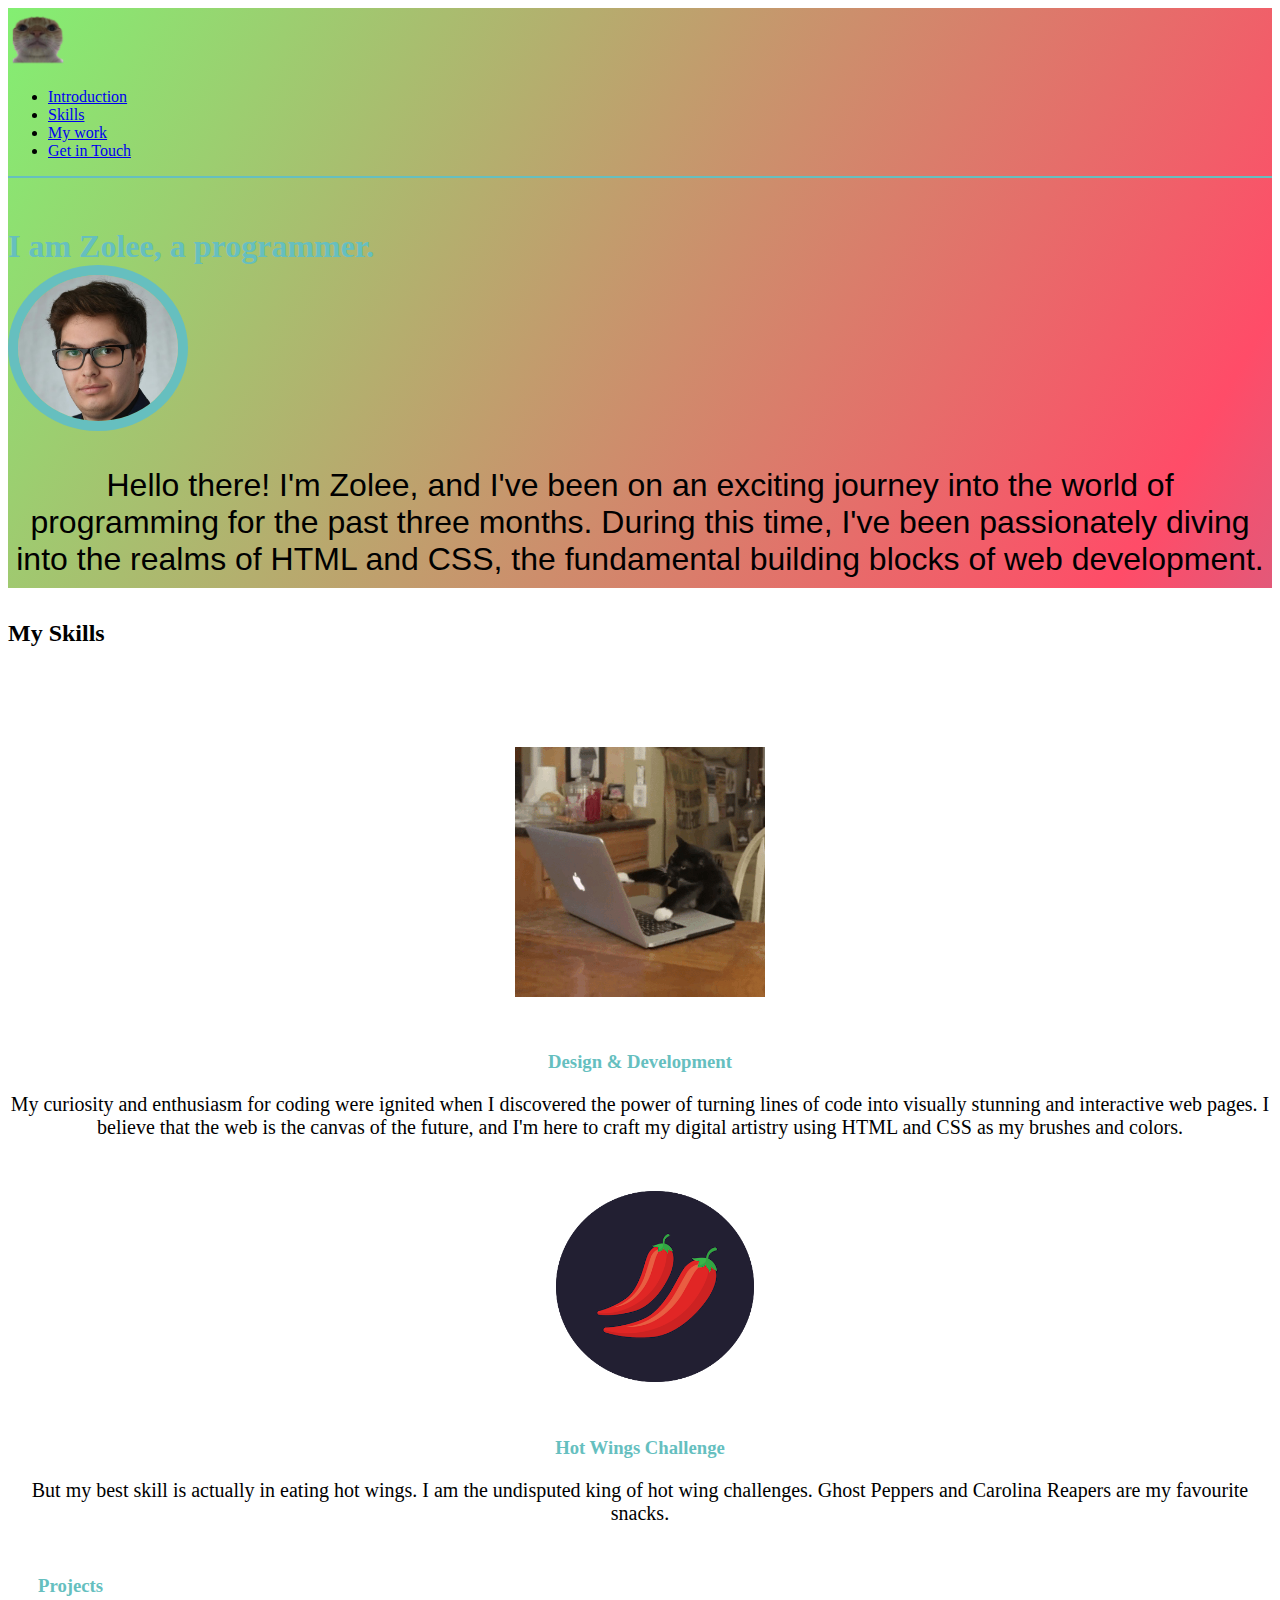
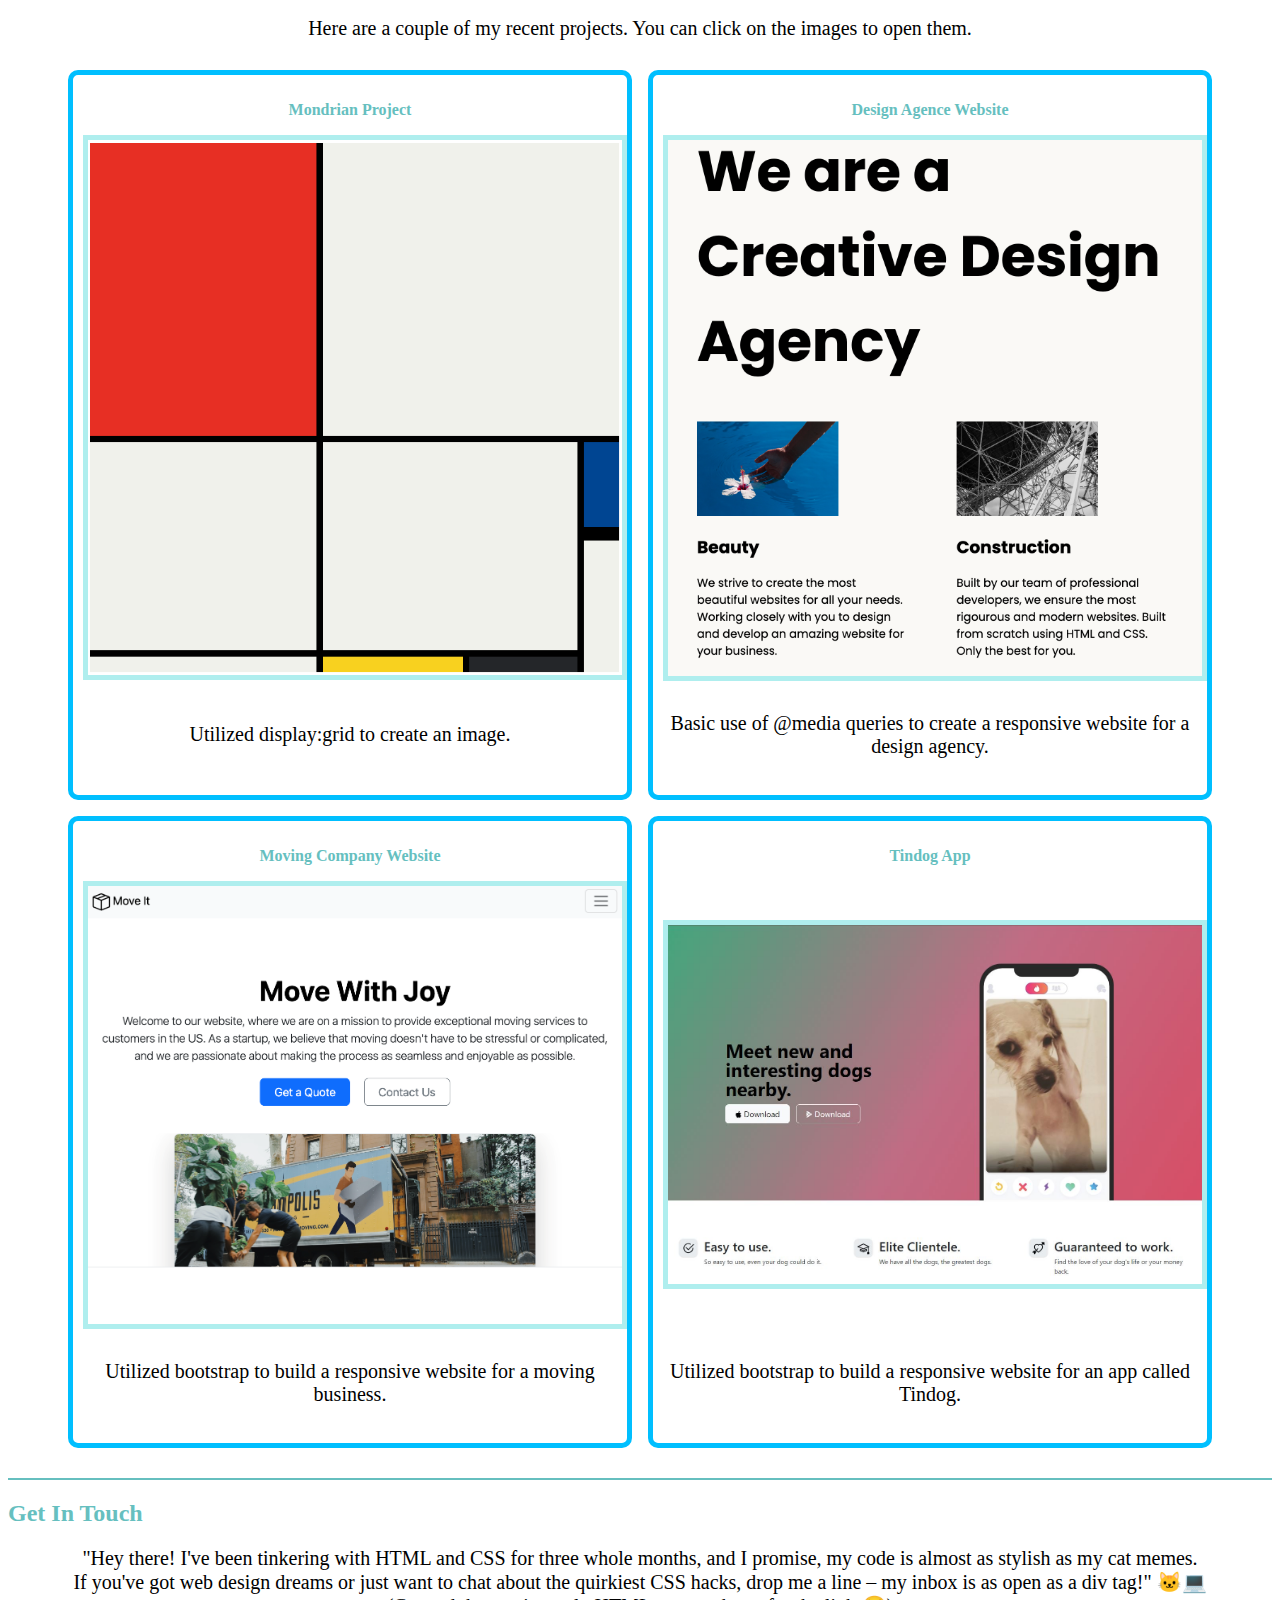
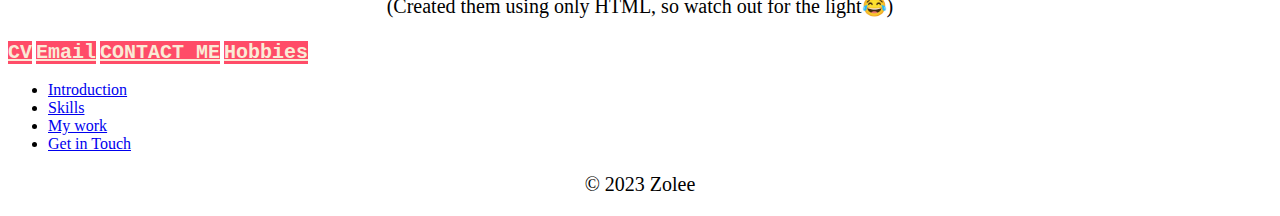
<file: index.html>
<!DOCTYPE html>
<html lang="en" data-bs-theme="dark">
<head>
    <meta charset="UTF-8">
    <meta name="viewport" content="width=device-width, initial-scale=1.0">
    <title>Project</title>
    <link href="https://cdn.jsdelivr.net/npm/bootstrap@5.3.2/dist/css/bootstrap.min.css" rel="stylesheet" 
    integrity="sha384-T3c6CoIi6uLrA9TneNEoa7RxnatzjcDSCmG1MXxSR1GAsXEV/Dwwykc2MPK8M2HN" crossorigin="anonymous">
    <link rel="stylesheet" href="./style.css">
</head>
<body>
  <section class="gradient-background">
  <div class="container">
    <div class="d-flex flex-wrap align-items-center justify-content-center justify-content-lg-start">
    <img src="./assets/image/cat.png" alt="Cat" height="60px">
      <ul class="nav col-12 col-lg-auto me-lg-auto mb-2 justify-content-center mb-md-0">
        <li><a href="#" class="nav-link px-2 text-white bold header">Introduction</a></li>
        <li><a href="#My-Skills" class="nav-link px-2 text-white header">Skills</a></li>
        <li><a href="#My-Works" class="nav-link px-2 text-white header">My work</a></li>
        <li><a href="#Contact" class="nav-link px-2 text-white header">Get in Touch</a></li>
      </ul>
    </div>
  </div>
  <hr/>


    
    <div class=" introduction px-4 pb-2 text-center">
        <h1 class="display-5 fw-bold">I am Zolee, a programmer.</h1>
        <img class="d-block mx-auto my-4 me" src="./assets/image/me.jpg" alt="Me">
        <div class="col-lg-6 mx-auto">
          <p class="introduction-p lead mb-4">Hello there! I'm Zolee, and I've been on an exciting journey into the world of programming for the past three months. During this time, I've been passionately diving into the realms of HTML and CSS, the fundamental building blocks of web development.</p>
        </div>
      </div>
    </section>
    
      <div class="skills" id="My-Skills">
        <h2 class="text-center py-4">My Skills</h2>
        <div class="parent">
          <div class="typing">
            <img class="cat" src="./assets/image/cat-typing.gif" alt="typing cat">
          </div>
          <div class="coding">
            <h3>Design & Development</h3>
            <p>My curiosity and enthusiasm for coding were ignited when I discovered the power of turning lines of code into visually stunning and interactive web pages. I believe that the web is the canvas of the future, and I'm here to craft my digital artistry using HTML and CSS as my brushes and colors.</p>
          </div>
          <div class="chillies">
            <img class="chilli-img" src="./assets/image/chillies.png" alt="chillies-img">
          </div>
          <div class="hot-wings">
            <h3>Hot Wings Challenge</h3>
            <p>But my best skill is actually in eating hot wings. I am the undisputed king of hot wing challenges.
              Ghost Peppers and Carolina Reapers are my favourite snacks.</p>
          </div>
        </div>
          
          <div class="containers projects" id="My-Works">
            <h3>Projects</h3>
            <p>Here are a couple of my recent projects. You can click on the images to open them.</p>
            <div class="project-table">
              <div class="project one">
                <h4>Mondrian Project</h4>
              <a href="./assets/Mondrian Project/index.html">  <img src="./assets/image/Mondrian.png" alt="Mondrian Image" width="100px"> </a>
                <p class="sizing">Utilized display:grid to create an image.</p>
              </div>
              <div class="project two">
                <h4>Design Agence Website</h4>
              <a href="./assets/Agency Project/index.html">  <img src="./assets/image/Design Agency Website.png" alt="Design Agency website" width="100px"> </a>
                <p class="sizing">Basic use of @media queries to create a responsive website for a design agency.</p>
              </div>
              <div class="project three">
                <h4>Moving Company Website</h4>
              <a href="./assets/Move With Joy/index.html">  <img src="./assets/image/Moving Company Website.png" alt="Design Moving Company website" width="100px"> </a>
                <p class="sizing">Utilized bootstrap to build a responsive website for a moving business.</p>
              </div>
              <div class="project four">
                <h4>Tindog App</h4>
              <a href="./assets/Tindog/index.html">  <img src="./assets/image/tindog.jpg" alt="Design Tindog website" width="100px"> </a>
                <p class="sizing">Utilized bootstrap to build a responsive website for an app called Tindog.</p>
              </div>
            </div>
          </div>
  
        <hr/>
        <div class="contact-me text-center pt-5 pb-3" id="Contact">
          <h2><span style="color:#66bfbf;">Get In Touch</span></h2>
          <p class="contact-message">
            "Hey there! I've been tinkering with HTML and CSS for three whole months, and I promise, my code is almost as stylish as my cat memes.<br/>
            If you've got web design dreams or just want to chat about the quirkiest CSS hacks, drop me a line – my inbox is as open as a div tag!" 🐱💻<br/>
            (Created them using only HTML, so watch out for the light😂)</p>
            <a class="btn buttonplacement" href="./assets/CV.html">ㅤCVㅤ</a>
          <a class="btn buttonplacement" href="mailto:zoltankozma10@gmail.com">Email</a>
          <a class="btn buttonplacement" href="./assets/Contact.html">CONTACT ME</a>
          <a class="btn buttonplacement" href="./assets/Hobbies.html">Hobbies</a>
        </div>
      </div>


      <div class="footer">
        <footer class="pt-3 mt-4">
          <ul class="nav justify-content-center border-bottom pb-3 mb-3">
            <li class="nav-item"><a href="#" class="nav-link px-2 text-body-secondary">Introduction</a></li>
            <li class="nav-item"><a href="#My-Skills" class="nav-link px-2 text-body-secondary">Skills</a></li>
            <li class="nav-item"><a href="#My-Works" class="nav-link px-2 text-body-secondary">My work</a></li>
            <li class="nav-item"><a href="#Contact" class="nav-link px-2 text-body-secondary">Get in Touch</a></li>
          </ul>
          <p class="text-center text-body-secondary">© 2023 Zolee</p>
        </footer>
      </div>
</body>
</html>
</file>
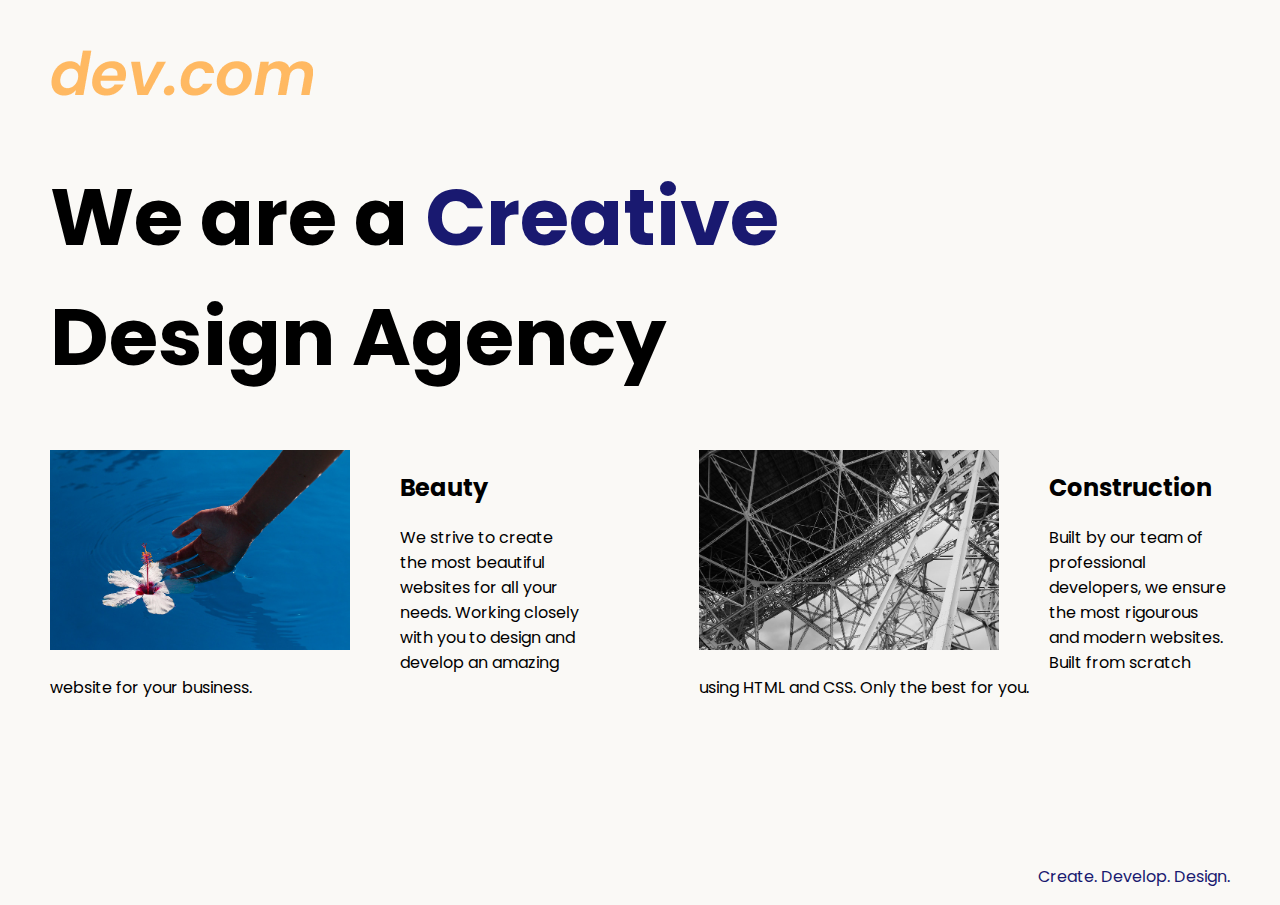
<file: assets/Agency Project/index.html>
<!DOCTYPE html>
<html lang="en">

<head>
  <meta charset="UTF-8">
  <meta name="viewport" content="width=device-width, initial-scale=1.0">
  <title>Agency</title>
  <link rel="stylesheet" href="./style.css">
  <link rel="preconnect" href="https://fonts.googleapis.com">
  <link rel="preconnect" href="https://fonts.gstatic.com" crossorigin>
  <link href="https://fonts.googleapis.com/css2?family=Poppins:wght@400;700&display=swap" rel="stylesheet">
</head>

<body>
  <div class="main">
    <img class="logo" src="./assets/images/logo.png" alt="logo">
    <h1>We are a <span style="color: midnightblue;">Creative</span> <br/>Design Agency</h1>
    <div class="left card"><img class="tile-image" src="./assets/images/beautiful.jpg" alt="hand and flower in water">
      <h2 class="card-title">Beauty</h2>
      <p class="card-text">We strive to create the most beautiful websites for all your needs. Working closely with you
        to
        design and
        develop an amazing website for your business.</p>
    </div>

    <div class="right card"><img class="tile-image" src="./assets/images/construction.jpg" alt="metal structure">
      <h2 class="card-title">Construction</h2>
      <p>Built by our team of professional developers, we ensure the most rigourous and modern websites. Built from
        scratch using HTML and CSS. Only the best for you.</p>
    </div>

  </div>
  <footer>
    <p>Create. Develop. Design.</p>
  </footer>
</body>

</html>
</file>
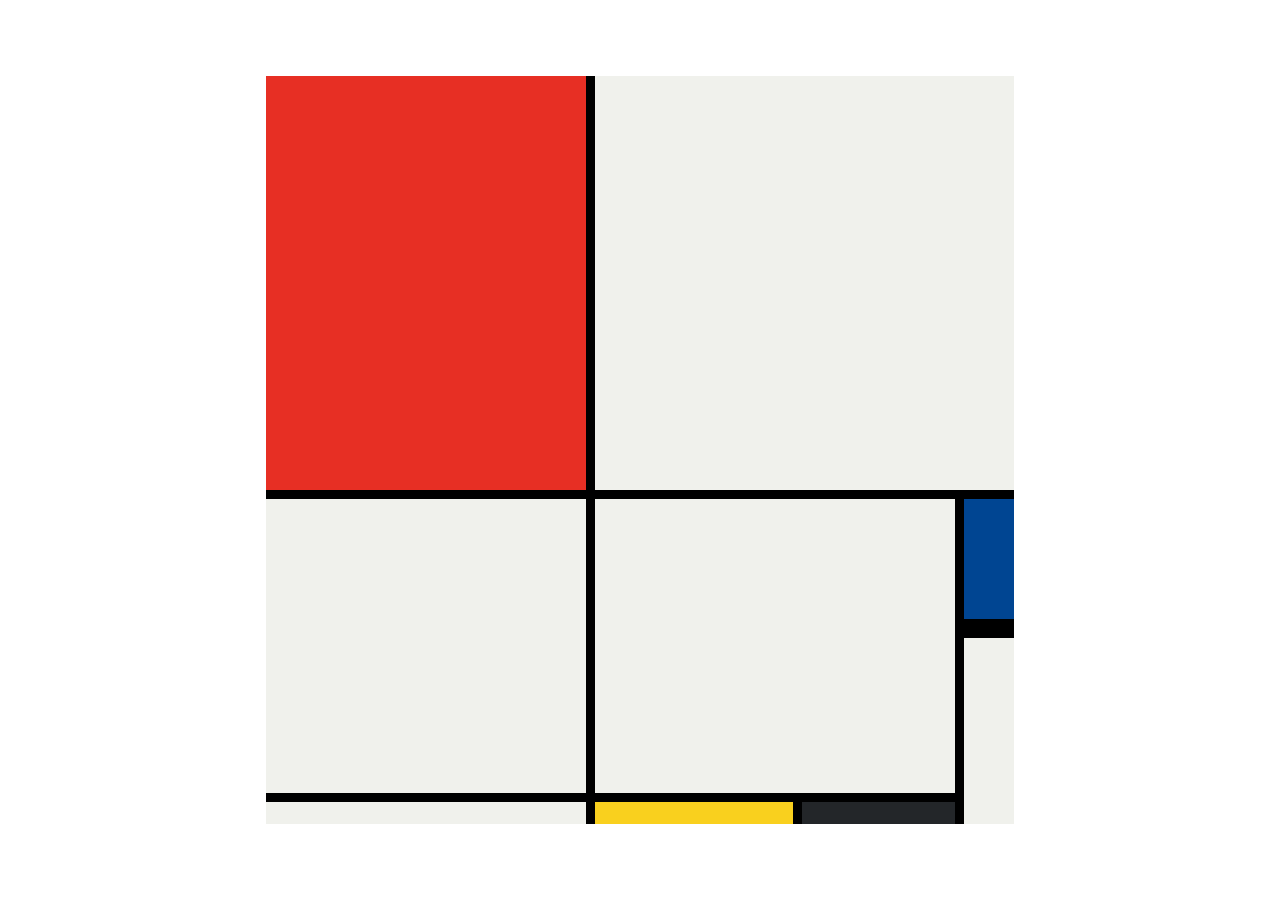
<file: assets/Mondrian Project/index.html>
<!DOCTYPE html>
<html lang="en">

<head>
  <meta charset="UTF-8">
  <meta name="viewport" content="width=device-width, initial-scale=1.0">
  <title>Mondrian Project</title>
  <style>
    /* 
    Write your CSS here 
    Gap Colour: #000
    White: #F0F1EC
    Red: #E72F24
    Black: #232629
    Blue: #004592
    Yellow: #F9D01E
    For dimensions, see dimensions.png image.
    HINT: Remember you can't change the properties of grid lines.
    But grid lines are transparent!
    */
    body{
      display: flex;
      justify-content: center;
      align-items: center;
      height: 100vh;
      margin: 0;
      padding: 0;
    }
    .container{
      background-color: black;
      height: 748px;
      width: 748px;
      display: grid;
      gap:9px;
      grid-template-rows: 414px 130px 155px 22px;
      grid-template-columns: 320px 198px 153px 50px;
    }
    .item{
      background-color:#F0F1EC;
    }
    .red{
      background-color: #E72F24;
    }
    .white1{
      grid-column: span 3;
    }
    .white2{
      grid-row: span 2;
    }
    .white3{
      grid-area: 2/2/4/4;
    }
    .blue{
      background-color: #004592;
      border-bottom: 10px solid black;
    }
    .white4{
      grid-row: span 2;
    }
    .yellow{
      background-color: #F9D01E;
    }
    .black{
      background-color: #232629;
    }
  </style>
</head>

<body>
  <!-- Write your HTML here -->
  <div class="container">
    <div class="item red" ></div>
    <div class="item white1" ></div>
    <div class="item white2" ></div>
    <div class="item white3" ></div>
    <div class="item blue" ></div>
    <div class="item white4" ></div>
    <div class="item white5" ></div>
    <div class="item yellow" ></div>
    <div class="item black" ></div>
  </div>

</body>

</html>
</file>
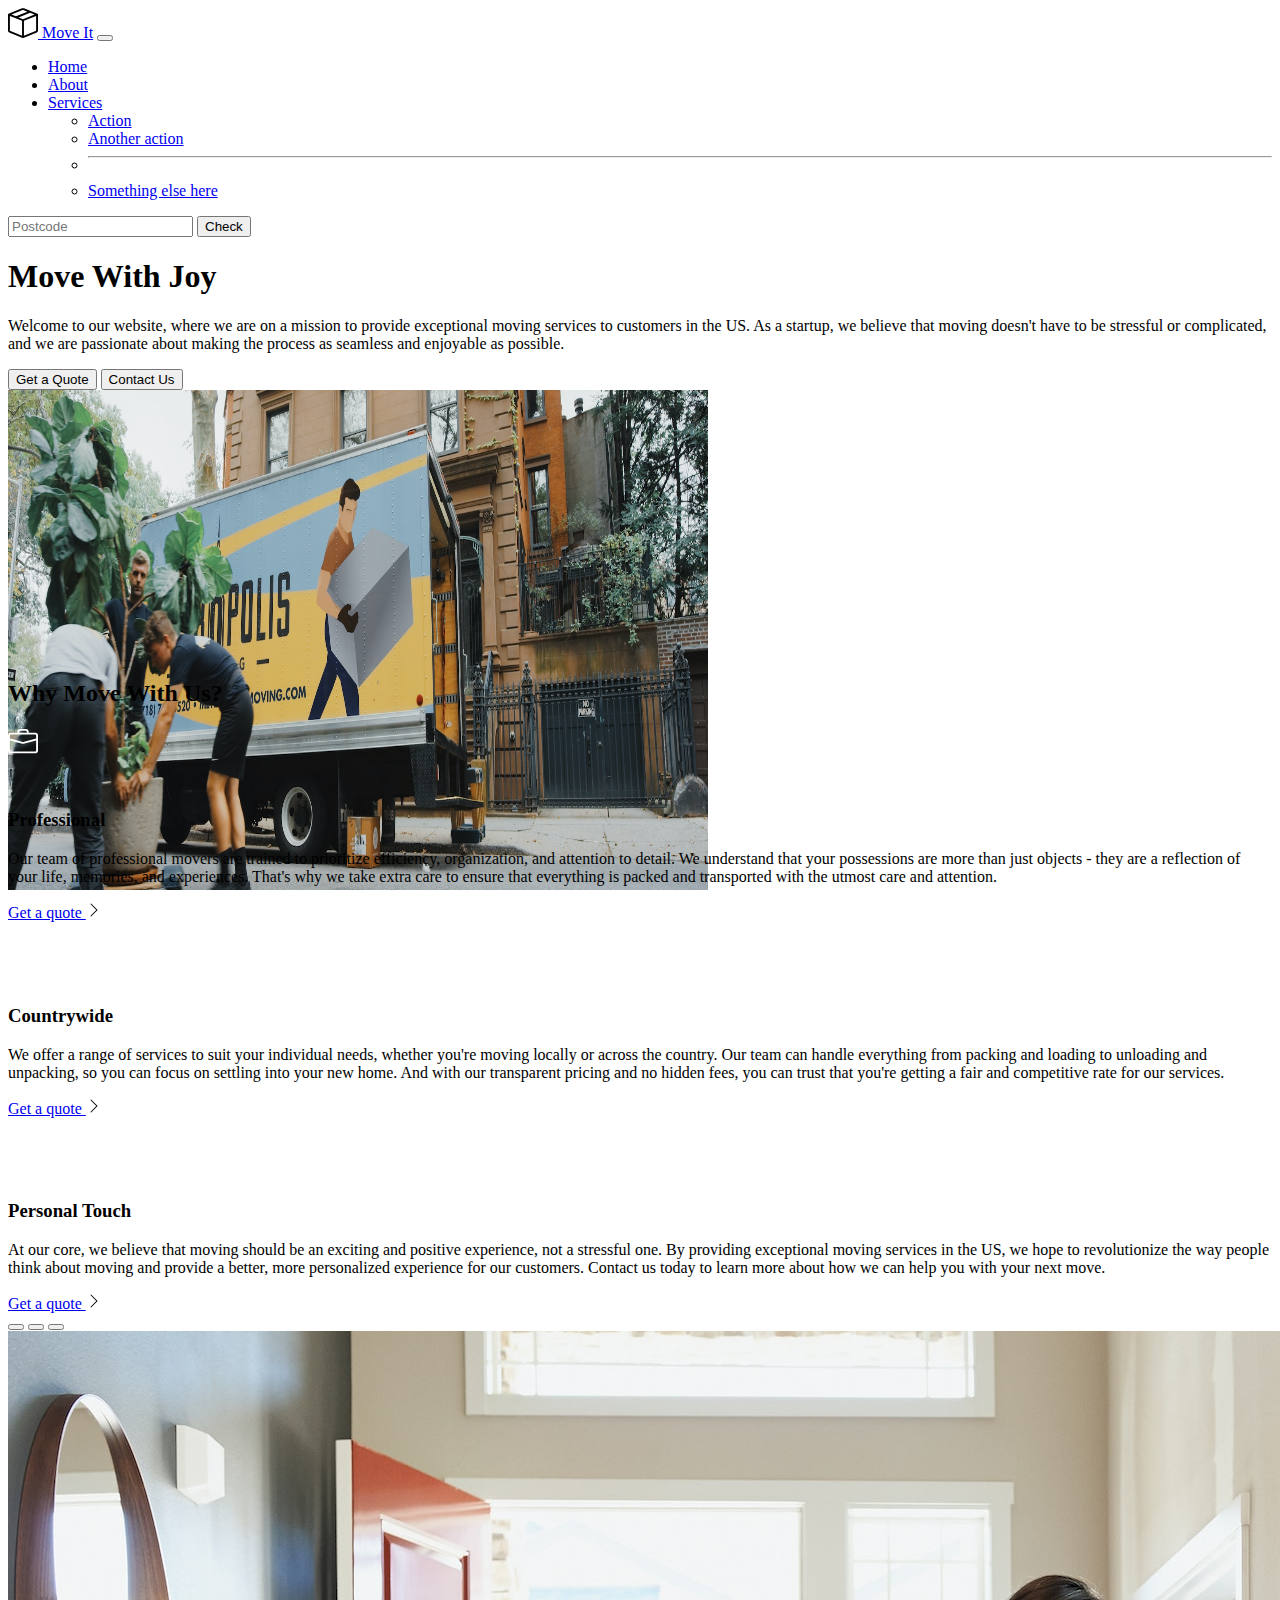
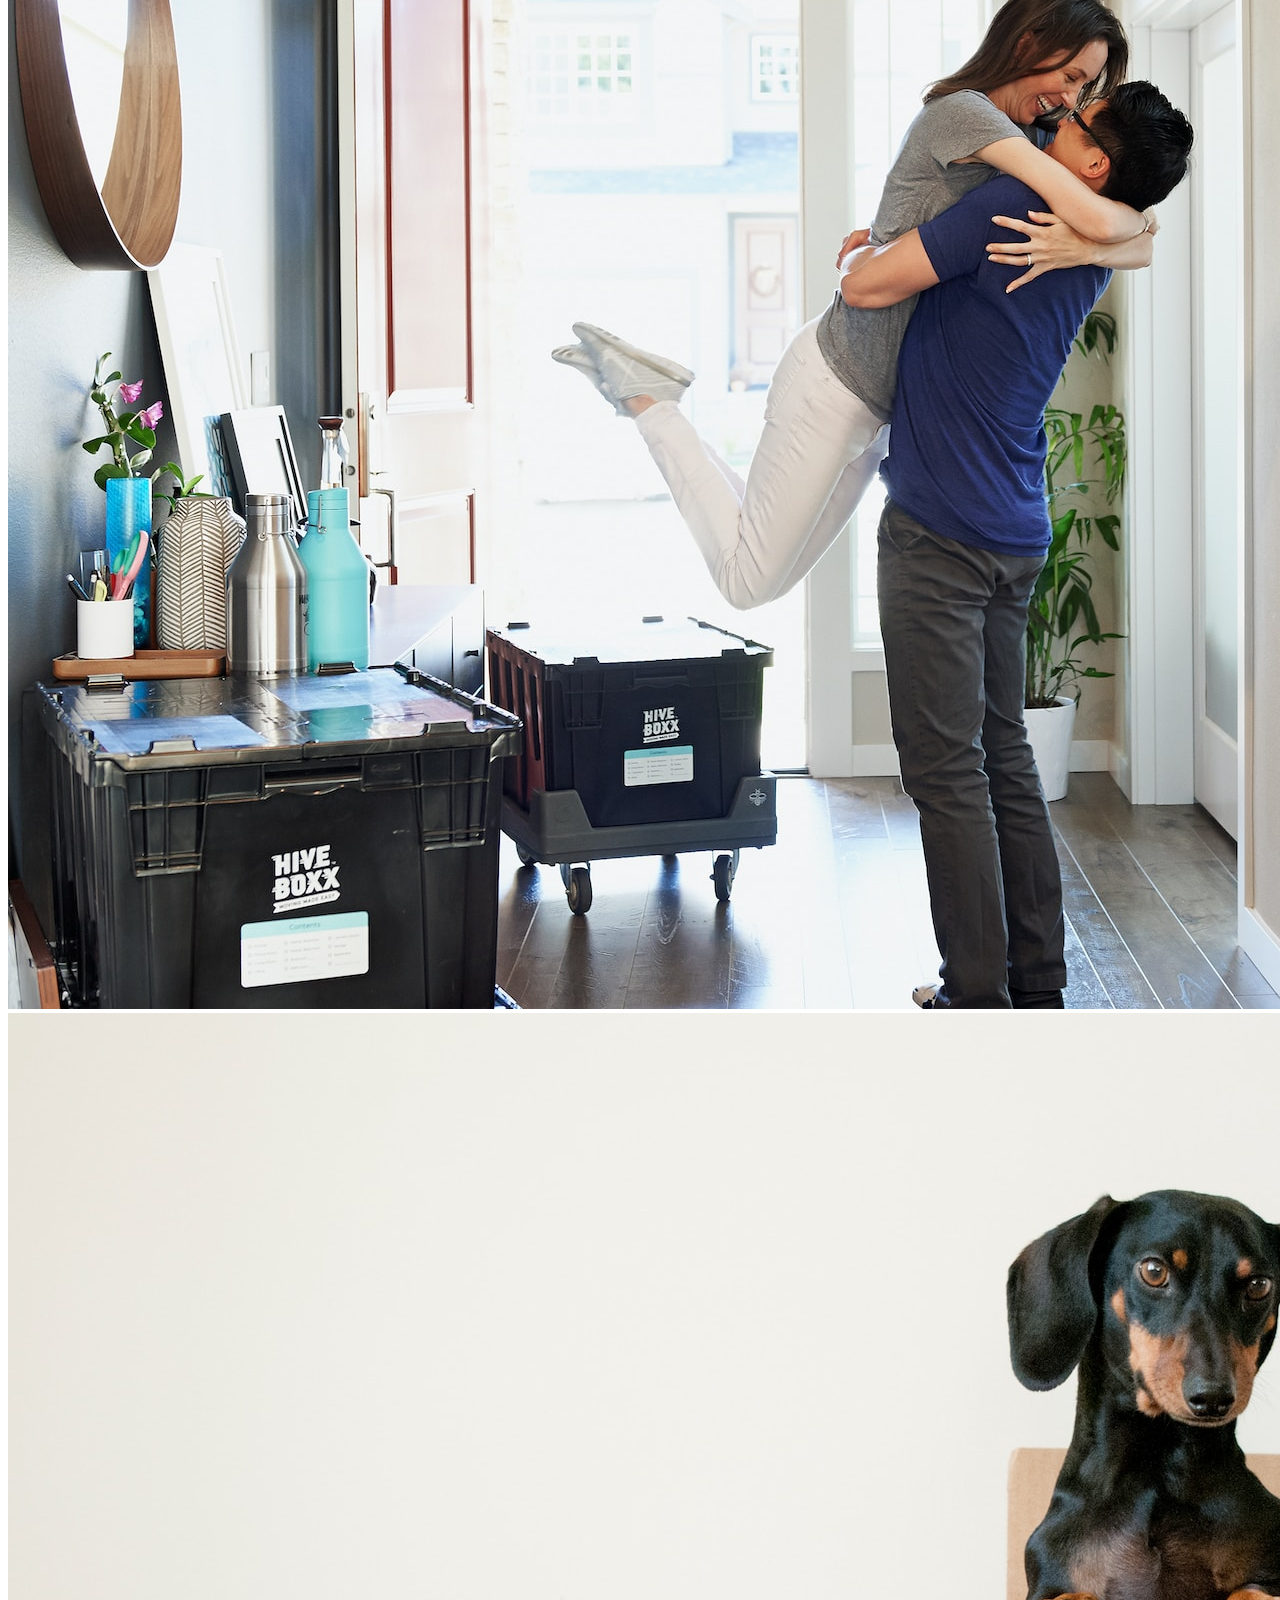
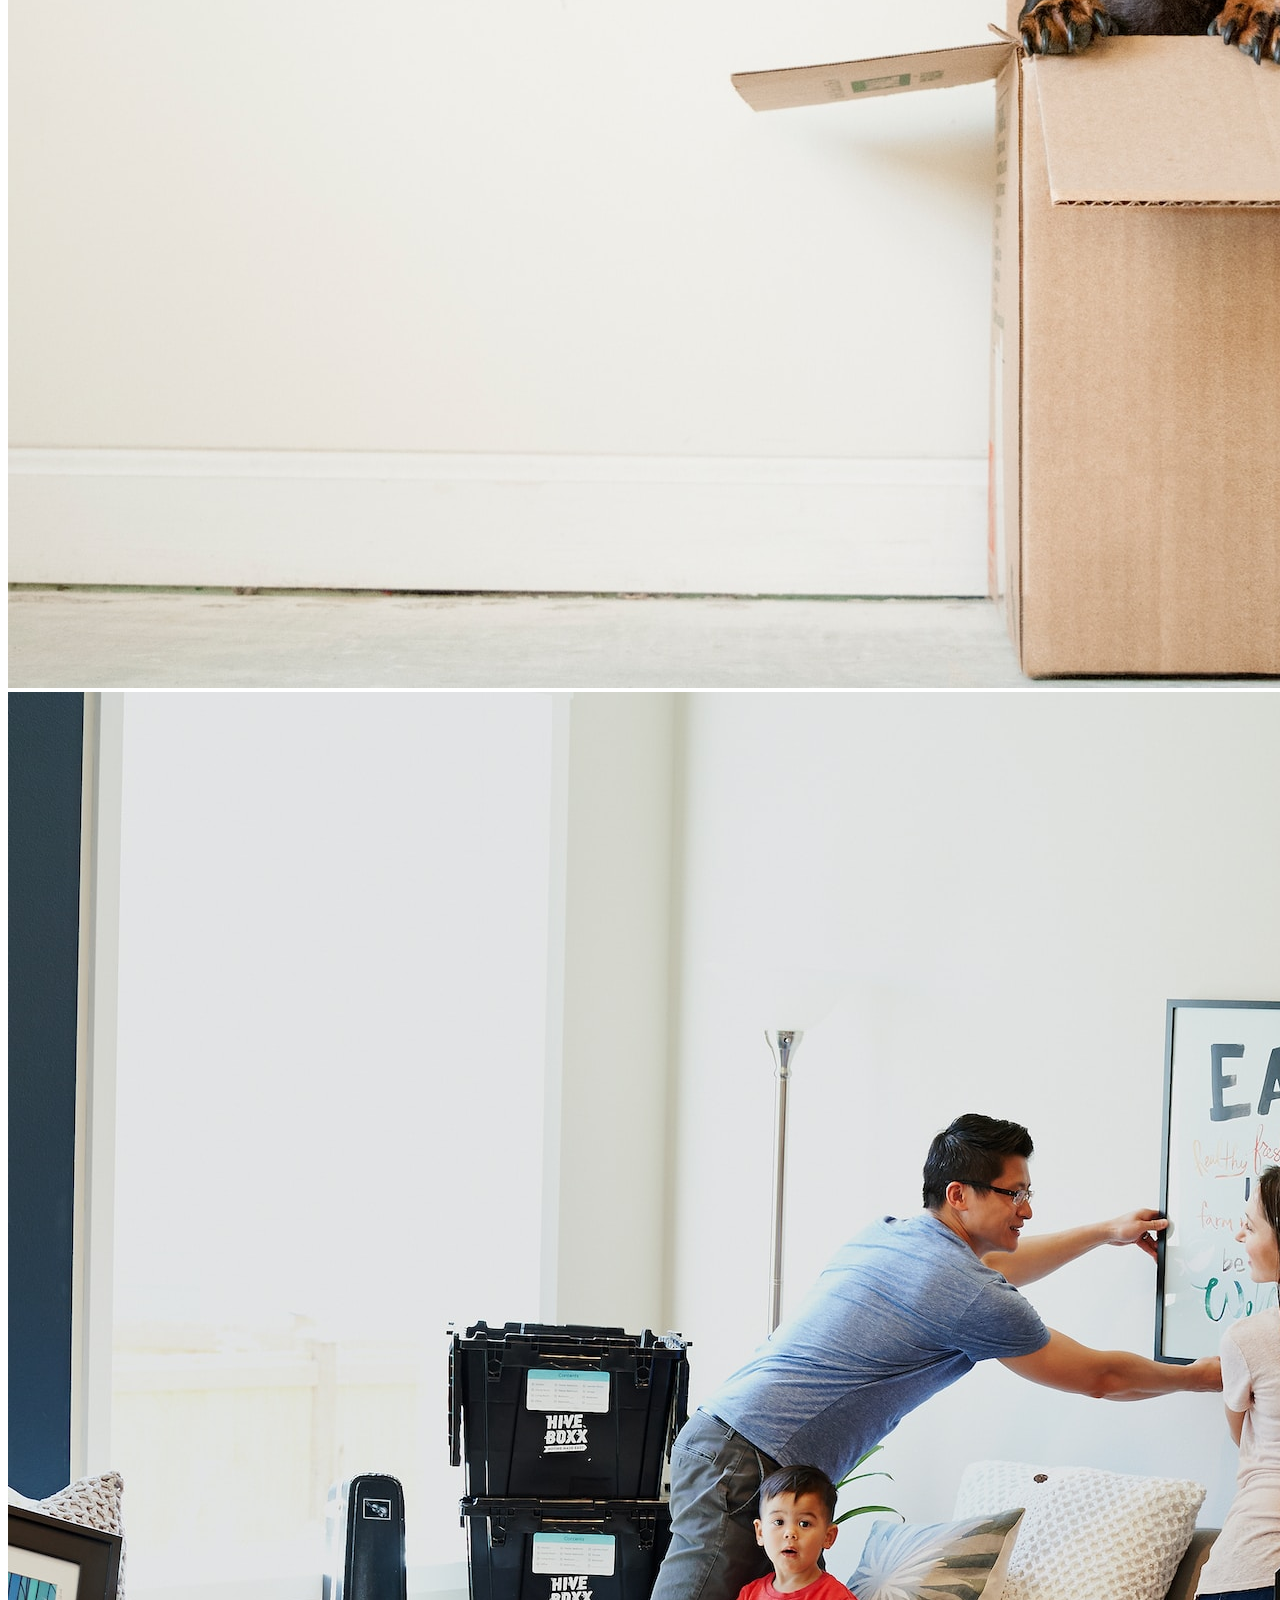
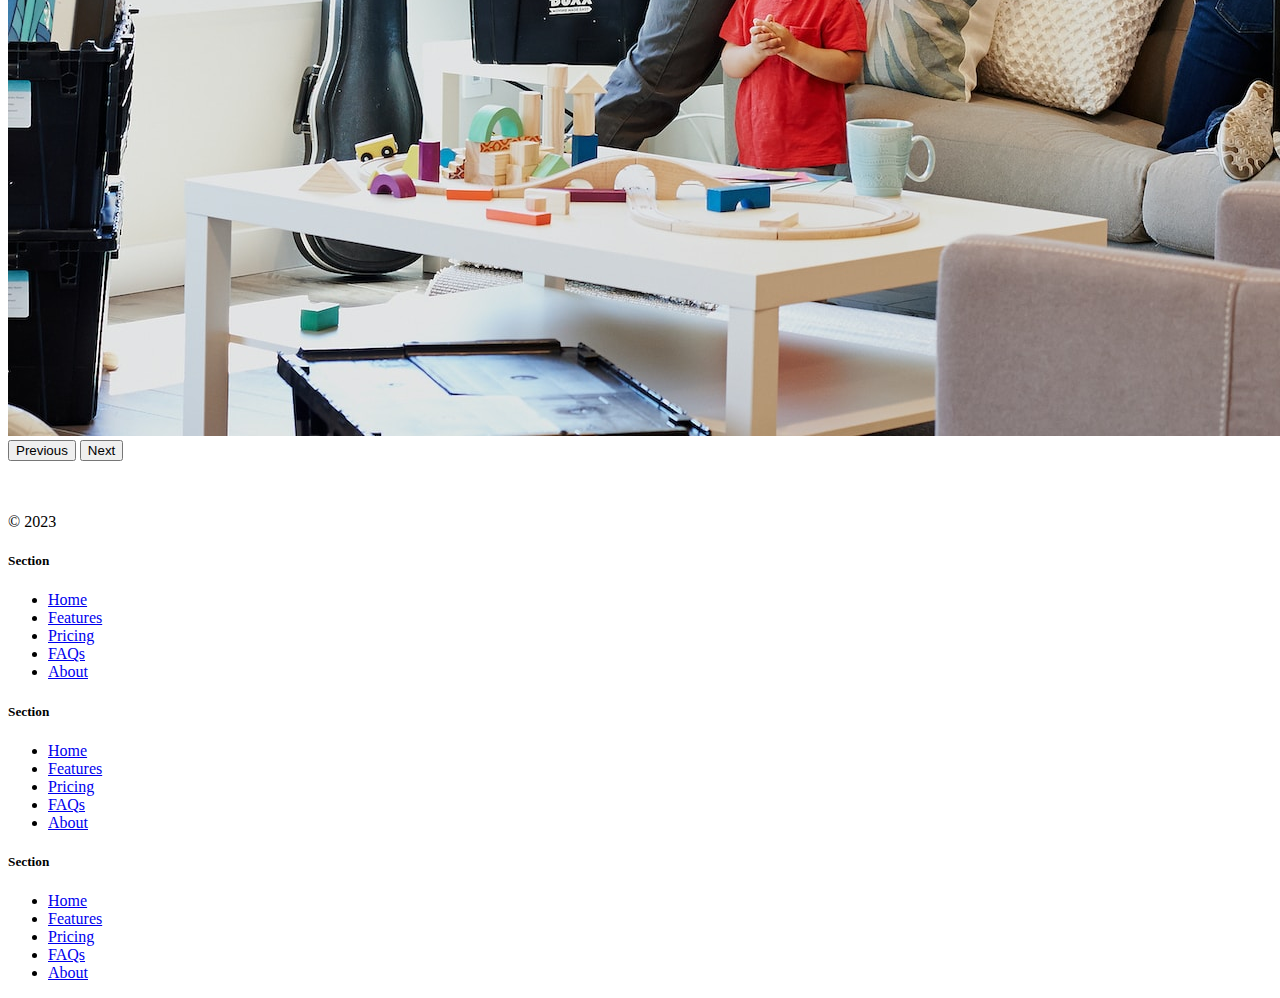
<file: assets/Move With Joy/index.html>
<!DOCTYPE html>
<html lang="en" data-bs-theme="dark">

<head>
  <meta charset="UTF-8">
  <meta name="viewport" content="width=device-width, initial-scale=1.0">
  <title>Bootstrap Components</title>
  <link href="https://cdn.jsdelivr.net/npm/bootstrap@5.3.0-alpha2/dist/css/bootstrap.min.css" rel="stylesheet"
    integrity="sha384-aFq/bzH65dt+w6FI2ooMVUpc+21e0SRygnTpmBvdBgSdnuTN7QbdgL+OapgHtvPp" crossorigin="anonymous">
  <style>
    .feature-icon {
      width: 4rem;
      height: 4rem;
      border-radius: .75rem;
}
  </style>
</head>

<body>
  <nav class="navbar navbar-expand-lg bg-body-tertiary">
    <div class="container-fluid">
      <a class="navbar-brand" href="#"> <img src="./box-seam.svg" alt="box" height="30px"> Move It</a>
      <button class="navbar-toggler" type="button" data-bs-toggle="collapse" data-bs-target="#navbarSupportedContent" aria-controls="navbarSupportedContent" aria-expanded="false" aria-label="Toggle navigation">
        <span class="navbar-toggler-icon"></span>
      </button>
      <div class="collapse navbar-collapse" id="navbarSupportedContent">
        <ul class="navbar-nav me-auto mb-2 mb-lg-0">
          <li class="nav-item">
            <a class="nav-link active" aria-current="page" href="#">Home</a>
          </li>
          <li class="nav-item">
            <a class="nav-link" href="#">About</a>
          </li>
          <li class="nav-item dropdown">
            <a class="nav-link dropdown-toggle" href="#" role="button" data-bs-toggle="dropdown" aria-expanded="false">
              Services
            </a>
            <ul class="dropdown-menu">
              <li><a class="dropdown-item" href="#">Action</a></li>
              <li><a class="dropdown-item" href="#">Another action</a></li>
              <li><hr class="dropdown-divider"></li>
              <li><a class="dropdown-item" href="#">Something else here</a></li>
            </ul>
          </li>
        </ul>
        <form class="d-flex" role="search">
          <input class="form-control me-2" type="search" placeholder="Postcode" aria-label="Search">
          <button class="btn btn-outline-success" type="submit">Check</button>
        </form>
      </div>
    </div>
  </nav>

  <div class="px-4 pt-5 my-5 text-center border-bottom">
    <h1 class="display-4 fw-bold text-body-emphasis">Move With Joy</h1>
    <div class="col-lg-6 mx-auto">
      <p class="lead mb-4">Welcome to our website, where we are on a mission to provide exceptional moving services to customers in the US. 
        As a startup, we believe that moving doesn't have to be stressful or complicated, and we are passionate about making the process as seamless and enjoyable as possible.</p>
      <div class="d-grid gap-2 d-sm-flex justify-content-sm-center mb-5">
        <button type="button" class="btn btn-primary btn-lg px-4 me-sm-3">Get a Quote</button>
        <button type="button" class="btn btn-outline-secondary btn-lg px-4">Contact Us</button>
      </div>
    </div>
    <div class="overflow-hidden" style="max-height: 30vh;">
      <div class="container px-5">
        <img src="./moving-van.jpg" class="img-fluid border rounded-3 shadow-lg mb-4" alt="Van in the street" width="700" height="500" loading="lazy">
      </div>
    </div>
  </div>

  <div class="container px-4 py-5" id="featured-3">
    <h2 class="pb-2 border-bottom">Why Move With Us?</h2>
    <div class="row g-4 py-5 row-cols-1 row-cols-lg-3">
      <div class="feature col">
        <div class="feature-icon d-inline-flex align-items-center justify-content-center text-bg-primary bg-gradient fs-2 mb-3">
          <img src="./briefcase.svg" alt="briefcase" height="30px">
        </div>
        <h3 class="fs-2 text-body-emphasis">Professional</h3>
        <p>Our team of professional movers are trained to prioritize efficiency, organization, and attention to detail. 
          We understand that your possessions are more than just objects - they are a reflection of your life, memories, and experiences. 
          That's why we take extra care to ensure that everything is packed and transported with the utmost care and attention.</p>
        <a href="#" class="icon-link">
          Get a quote
          <img src="./chevron-right.svg" alt="chevron-right">
        </a>
      </div>
      <div class="feature col">
        <div class="feature-icon d-inline-flex align-items-center justify-content-center text-bg-primary bg-gradient fs-2 mb-3">
          <img src="./bus-front.svg" alt="bus-front" height="30px">
        </div>
        <h3 class="fs-2 text-body-emphasis">Countrywide</h3>
        <p>We offer a range of services to suit your individual needs, whether you're moving locally or across the country. 
          Our team can handle everything from packing and loading to unloading and unpacking, so you can focus on settling into your new home. 
          And with our transparent pricing and no hidden fees, you can trust that you're getting a fair and competitive rate for our services.</p>
        <a href="#" class="icon-link">
          Get a quote
          <img src="./chevron-right.svg" alt="chevron-right">
        </a>
      </div>
      <div class="feature col">
        <div class="feature-icon d-inline-flex align-items-center justify-content-center text-bg-primary bg-gradient fs-2 mb-3">
          <img src="./chat-square-heart.svg" alt="chat-square-heart" height="30px">
        </div>
        <h3 class="fs-2 text-body-emphasis">Personal Touch</h3>
        <p>At our core, we believe that moving should be an exciting and positive experience, not a stressful one. 
          By providing exceptional moving services in the US, we hope to revolutionize the way people think about moving and provide a better, more personalized experience for our customers. 
          Contact us today to learn more about how we can help you with your next move.</p>
        <a href="#" class="icon-link">
          Get a quote
          <img src="./chevron-right.svg" alt="chevron-right">
        </a>
      </div>
    </div>
  </div>

  <div class="container">
  <div id="carouselExampleIndicators" class="carousel slide">
    <div class="carousel-indicators">
      <button type="button" data-bs-target="#carouselExampleIndicators" data-bs-slide-to="0" class="active" aria-current="true" aria-label="Slide 1"></button>
      <button type="button" data-bs-target="#carouselExampleIndicators" data-bs-slide-to="1" aria-label="Slide 2"></button>
      <button type="button" data-bs-target="#carouselExampleIndicators" data-bs-slide-to="2" aria-label="Slide 3"></button>
    </div>
    <div class="carousel-inner">
      <div class="carousel-item active">
        <img src="./couple.jpg" class="d-block w-100" alt="couple">
      </div>
      <div class="carousel-item">
        <img src="./dog.jpg" class="d-block w-100" alt="dog">
      </div>
      <div class="carousel-item">
        <img src="./family.jpg" class="d-block w-100" alt="family">
      </div>
    </div>
    <button class="carousel-control-prev" type="button" data-bs-target="#carouselExampleIndicators" data-bs-slide="prev">
      <span class="carousel-control-prev-icon" aria-hidden="true"></span>
      <span class="visually-hidden">Previous</span>
    </button>
    <button class="carousel-control-next" type="button" data-bs-target="#carouselExampleIndicators" data-bs-slide="next">
      <span class="carousel-control-next-icon" aria-hidden="true"></span>
      <span class="visually-hidden">Next</span>
    </button>
  </div>
</div>

<div class="container">
  <footer class="row row-cols-1 row-cols-sm-2 row-cols-md-5 py-5 my-5 border-top">
    <div class="col mb-3">
      <a href="/" class="d-flex align-items-center mb-3 link-body-emphasis text-decoration-none">
        <svg class="bi me-2" width="40" height="32"><use xlink:href="#bootstrap"></use></svg>
      </a>
      <p class="text-body-secondary">© 2023</p>
    </div>

    <div class="col mb-3">

    </div>

    <div class="col mb-3">
      <h5>Section</h5>
      <ul class="nav flex-column">
        <li class="nav-item mb-2"><a href="#" class="nav-link p-0 text-body-secondary">Home</a></li>
        <li class="nav-item mb-2"><a href="#" class="nav-link p-0 text-body-secondary">Features</a></li>
        <li class="nav-item mb-2"><a href="#" class="nav-link p-0 text-body-secondary">Pricing</a></li>
        <li class="nav-item mb-2"><a href="#" class="nav-link p-0 text-body-secondary">FAQs</a></li>
        <li class="nav-item mb-2"><a href="#" class="nav-link p-0 text-body-secondary">About</a></li>
      </ul>
    </div>

    <div class="col mb-3">
      <h5>Section</h5>
      <ul class="nav flex-column">
        <li class="nav-item mb-2"><a href="#" class="nav-link p-0 text-body-secondary">Home</a></li>
        <li class="nav-item mb-2"><a href="#" class="nav-link p-0 text-body-secondary">Features</a></li>
        <li class="nav-item mb-2"><a href="#" class="nav-link p-0 text-body-secondary">Pricing</a></li>
        <li class="nav-item mb-2"><a href="#" class="nav-link p-0 text-body-secondary">FAQs</a></li>
        <li class="nav-item mb-2"><a href="#" class="nav-link p-0 text-body-secondary">About</a></li>
      </ul>
    </div>

    <div class="col mb-3">
      <h5>Section</h5>
      <ul class="nav flex-column">
        <li class="nav-item mb-2"><a href="#" class="nav-link p-0 text-body-secondary">Home</a></li>
        <li class="nav-item mb-2"><a href="#" class="nav-link p-0 text-body-secondary">Features</a></li>
        <li class="nav-item mb-2"><a href="#" class="nav-link p-0 text-body-secondary">Pricing</a></li>
        <li class="nav-item mb-2"><a href="#" class="nav-link p-0 text-body-secondary">FAQs</a></li>
        <li class="nav-item mb-2"><a href="#" class="nav-link p-0 text-body-secondary">About</a></li>
      </ul>
    </div>
  </footer>
</div>

  <script src="https://cdn.jsdelivr.net/npm/bootstrap@5.3.2/dist/js/bootstrap.bundle.min.js" integrity="sha384-C6RzsynM9kWDrMNeT87bh95OGNyZPhcTNXj1NW7RuBCsyN/o0jlpcV8Qyq46cDfL" crossorigin="anonymous"></script>
</body>

</html>
</file>
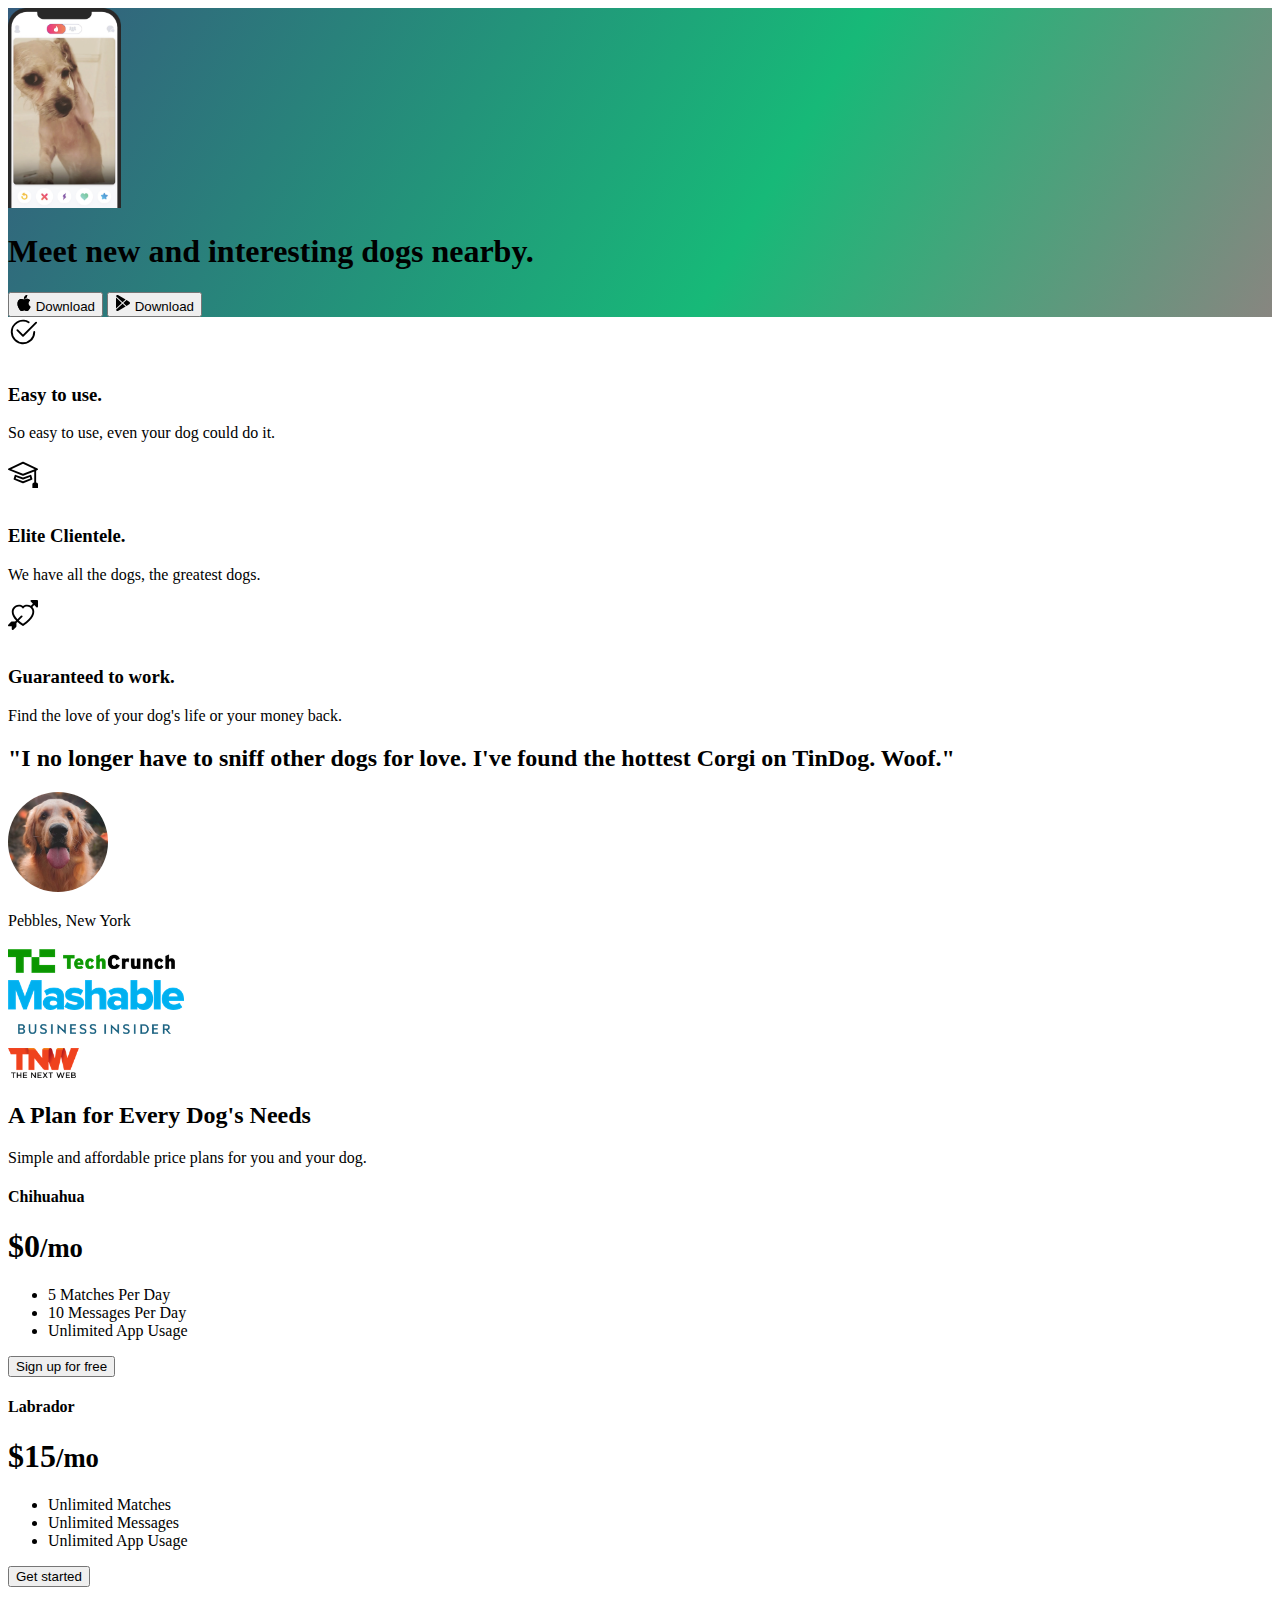
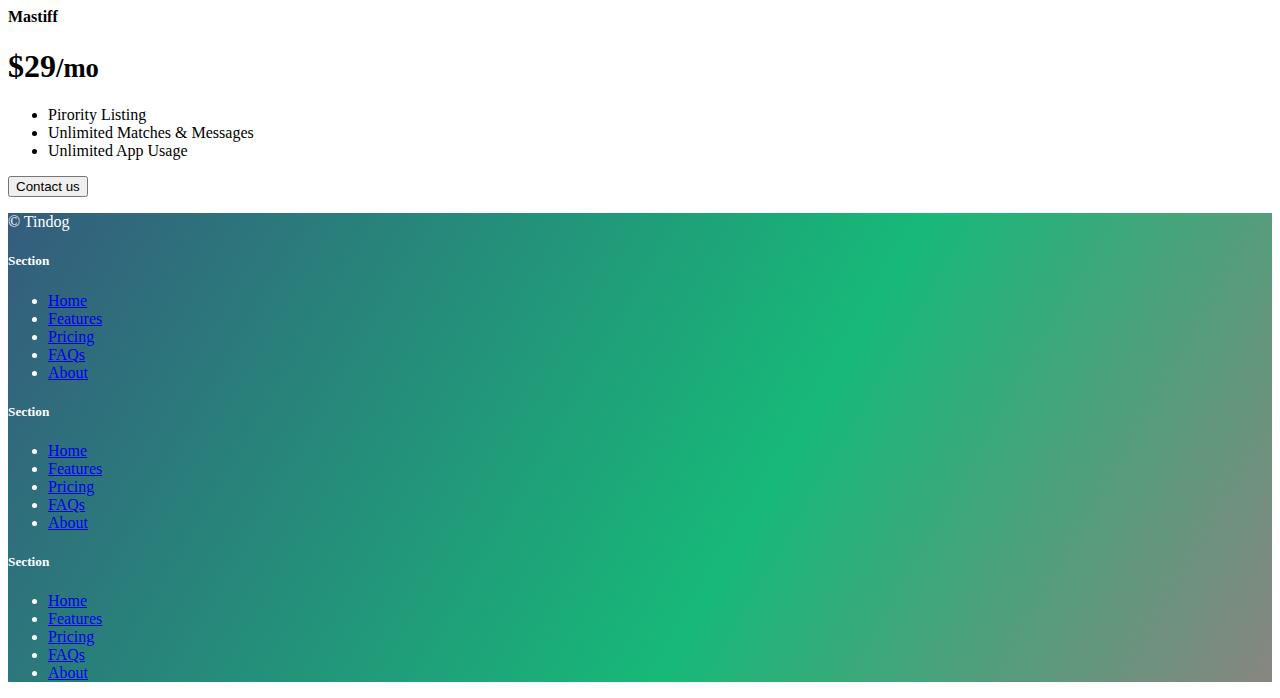
<file: assets/Tindog/index.html>
<!DOCTYPE html>
<html lang="en">

<head>
  <meta charset="UTF-8">
  <meta name="viewport" content="width=device-width, initial-scale=1.0">
  <link href="https://cdn.jsdelivr.net/npm/bootstrap@5.3.2/dist/css/bootstrap.min.css" rel="stylesheet" 
  integrity="sha384-T3c6CoIi6uLrA9TneNEoa7RxnatzjcDSCmG1MXxSR1GAsXEV/Dwwykc2MPK8M2HN" crossorigin="anonymous">
  <link rel="stylesheet" href="./css/style.css">
  <title>TinDog</title>
</head>

<body>

  <!-- Title -->
  <section id="title" class="gradient-background">

    <div class="container col-xxl-8 px-4 pt-5">
      <div class="row flex-lg-row-reverse align-items-center g-5 pt-5">
        <div class="col-10 col-sm-8 col-lg-6">
          <img src="./images/iphone.png" class="d-block mx-lg-auto img-fluid" alt="Bootstrap Themes" height="200" loading="lazy">
        </div>
        <div class="col-lg-6">
          <h1 class="display-5 fw-bold text-body-emphasis lh-1 mb-3">Meet new and interesting dogs nearby.</h1>
          <div class="d-grid gap-2 d-md-flex justify-content-md-start">
            <button type="button" class="btn btn-light btn-lg px-4 me-md-2"><svg xmlns="http://www.w3.org/2000/svg"
                width="16" height="16" fill="currentColor" class="bi bi-apple mb-1" viewBox="0 0 16 16"><path
                  d="M11.182.008C11.148-.03 9.923.023 8.857 1.18c-1.066 1.156-.902 2.482-.878 2.516.024.034 1.52.087 2.475-1.258.955-1.345.762-2.391.728-2.43Zm3.314 11.733c-.048-.096-2.325-1.234-2.113-3.422.212-2.189 1.675-2.789 1.698-2.854.023-.065-.597-.79-1.254-1.157a3.692 3.692 0 0 0-1.563-.434c-.108-.003-.483-.095-1.254.116-.508.139-1.653.589-1.968.607-.316.018-1.256-.522-2.267-.665-.647-.125-1.333.131-1.824.328-.49.196-1.422.754-2.074 2.237-.652 1.482-.311 3.83-.067 4.56.244.729.625 1.924 1.273 2.796.576.984 1.34 1.667 1.659 1.899.319.232 1.219.386 1.843.067.502-.308 1.408-.485 1.766-.472.357.013 1.061.154 1.782.539.571.197 1.111.115 1.652-.105.541-.221 1.324-1.059 2.238-2.758.347-.79.505-1.217.473-1.282Z" /><path
                  d="M11.182.008C11.148-.03 9.923.023 8.857 1.18c-1.066 1.156-.902 2.482-.878 2.516.024.034 1.52.087 2.475-1.258.955-1.345.762-2.391.728-2.43Zm3.314 11.733c-.048-.096-2.325-1.234-2.113-3.422.212-2.189 1.675-2.789 1.698-2.854.023-.065-.597-.79-1.254-1.157a3.692 3.692 0 0 0-1.563-.434c-.108-.003-.483-.095-1.254.116-.508.139-1.653.589-1.968.607-.316.018-1.256-.522-2.267-.665-.647-.125-1.333.131-1.824.328-.49.196-1.422.754-2.074 2.237-.652 1.482-.311 3.83-.067 4.56.244.729.625 1.924 1.273 2.796.576.984 1.34 1.667 1.659 1.899.319.232 1.219.386 1.843.067.502-.308 1.408-.485 1.766-.472.357.013 1.061.154 1.782.539.571.197 1.111.115 1.652-.105.541-.221 1.324-1.059 2.238-2.758.347-.79.505-1.217.473-1.282Z" />
              </svg> Download</button>
            <button type="button" class="btn btn-outline-light btn-lg px-4"><svg xmlns="http://www.w3.org/2000/svg"
                width="16" height="16" fill="currentColor" class="bi bi-google-play mb-1" viewBox="0 0 16 16"><path
                  d="M14.222 9.374c1.037-.61 1.037-2.137 0-2.748L11.528 5.04 8.32 8l3.207 2.96 2.694-1.586Zm-3.595 2.116L7.583 8.68 1.03 14.73c.201 1.029 1.36 1.61 2.303 1.055l7.294-4.295ZM1 13.396V2.603L6.846 8 1 13.396ZM1.03 1.27l6.553 6.05 3.044-2.81L3.333.215C2.39-.341 1.231.24 1.03 1.27Z" />
              </svg> Download</button>
          </div>
        </div>
      </div>
    </div>
  </section>
  <!-- Features -->
  <section id="features">
    <div class="container mt-5">
      <div class="row g-4 py-5 row-cols-1 row-cols-lg-3">
        <div class="col d-flex align-items-start">
          <div
            class="icon-square text-body-emphasis bg-body-secondary d-inline-flex align-items-center justify-content-center fs-4 flex-shrink-0 me-3">
            <svg xmlns="http://www.w3.org/2000/svg" height="30" fill="currentColor" class="bi bi-check2-circle"
              viewBox="0 0 16 16"><path
                d="M2.5 8a5.5 5.5 0 0 1 8.25-4.764.5.5 0 0 0 .5-.866A6.5 6.5 0 1 0 14.5 8a.5.5 0 0 0-1 0 5.5 5.5 0 1 1-11 0z" /><path
                d="M15.354 3.354a.5.5 0 0 0-.708-.708L8 9.293 5.354 6.646a.5.5 0 1 0-.708.708l3 3a.5.5 0 0 0 .708 0l7-7z" />
            </svg>
          </div>
          <div>
            <h3 class="fs-2">Easy to use.</h3>
            <p>So easy to use, even your dog could do it.</p>
          </div>
        </div>
        <div class="col d-flex align-items-start">
          <div
            class="icon-square text-body-emphasis bg-body-secondary d-inline-flex align-items-center justify-content-center fs-4 flex-shrink-0 me-3">
            <svg xmlns="http://www.w3.org/2000/svg" height="30" fill="currentColor" class="bi bi-mortarboard"
              viewBox="0 0 16 16"><path
                d="M8.211 2.047a.5.5 0 0 0-.422 0l-7.5 3.5a.5.5 0 0 0 .025.917l7.5 3a.5.5 0 0 0 .372 0L14 7.14V13a1 1 0 0 0-1 1v2h3v-2a1 1 0 0 0-1-1V6.739l.686-.275a.5.5 0 0 0 .025-.917l-7.5-3.5ZM8 8.46 1.758 5.965 8 3.052l6.242 2.913L8 8.46Z" /><path
                d="M4.176 9.032a.5.5 0 0 0-.656.327l-.5 1.7a.5.5 0 0 0 .294.605l4.5 1.8a.5.5 0 0 0 .372 0l4.5-1.8a.5.5 0 0 0 .294-.605l-.5-1.7a.5.5 0 0 0-.656-.327L8 10.466 4.176 9.032Zm-.068 1.873.22-.748 3.496 1.311a.5.5 0 0 0 .352 0l3.496-1.311.22.748L8 12.46l-3.892-1.556Z" />
            </svg>
          </div>
          <div>
            <h3 class="fs-2">Elite Clientele.</h3>
            <p>We have all the dogs, the greatest dogs.</p>
          </div>
        </div>
        <div class="col d-flex align-items-start">
          <div
            class="icon-square text-body-emphasis bg-body-secondary d-inline-flex align-items-center justify-content-center fs-4 flex-shrink-0 me-3">
            <svg xmlns="http://www.w3.org/2000/svg" height="30" fill="currentColor" class="bi bi-arrow-through-heart"
              viewBox="0 0 16 16">
              <path fill-rule="evenodd"
                d="M2.854 15.854A.5.5 0 0 1 2 15.5V14H.5a.5.5 0 0 1-.354-.854l1.5-1.5A.5.5 0 0 1 2 11.5h1.793l.53-.53c-.771-.802-1.328-1.58-1.704-2.32-.798-1.575-.775-2.996-.213-4.092C3.426 2.565 6.18 1.809 8 3.233c1.25-.98 2.944-.928 4.212-.152L13.292 2 12.147.854A.5.5 0 0 1 12.5 0h3a.5.5 0 0 1 .5.5v3a.5.5 0 0 1-.854.354L14 2.707l-1.006 1.006c.236.248.44.531.6.845.562 1.096.585 2.517-.213 4.092-.793 1.563-2.395 3.288-5.105 5.08L8 13.912l-.276-.182a21.86 21.86 0 0 1-2.685-2.062l-.539.54V14a.5.5 0 0 1-.146.354l-1.5 1.5Zm2.893-4.894A20.419 20.419 0 0 0 8 12.71c2.456-1.666 3.827-3.207 4.489-4.512.679-1.34.607-2.42.215-3.185-.817-1.595-3.087-2.054-4.346-.761L8 4.62l-.358-.368c-1.259-1.293-3.53-.834-4.346.761-.392.766-.464 1.845.215 3.185.323.636.815 1.33 1.519 2.065l1.866-1.867a.5.5 0 1 1 .708.708L5.747 10.96Z" />
            </svg>
          </div>
          <div>
            <h3 class="fs-2">Guaranteed to work.</h3>
            <p>Find the love of your dog's life or your money back.</p>
          </div>
        </div>
      </div>
    </div>
  </section>
  <!-- Testimonial -->
  <section id="testimonial">
    <div class="my-5">
      <div class="p-5 text-center bg-body-tertiary">
        <div class="container py-5">
          <h2 class="text-body-emphasis">"I no longer have to sniff other dogs for love. I've found the hottest Corgi on
            TinDog. Woof."</h2>
          <img class="profile-img mt-5" src="./images/dog-img.jpg" alt="dog image">
          <p class="col-lg-8 mx-auto lead mt-2">
            Pebbles, New York
          </p>
        </div>

        <div class="container">
          <div class="row">
            <div class="col-lg-3 col-sm-12">
              <img src="./images/techcrunch.png" alt="techcrunch" height="30">
            </div>
            <div class="col-lg-3 col-sm-12">
              <img src="./images/mashable.png" alt="mashable" height="30">
            </div>
            <div class="col-lg-3 col-sm-12">
              <img src="./images/bizinsider.png" alt="bizinsider" height="30">
            </div>
            <div class="col-lg-3 col-sm-12">
              <img src="./images/tnw.png" alt="tnw" height="30">
            </div>
          </div>
        </div>
      </div>
    </div>
  </section>
  <!-- Pricing -->
  <section id="pricing">
    <div class="container py-3">
      <div class="container">
        <div class="pricing-header p-3 pb-md-4 mx-auto text-center">
          <h2 class="display-4 fw-normal">A Plan for Every Dog's Needs</h2>
          <p class="fs-5 text-body-secondary">Simple and affordable price plans for you and your dog.
        </div>
        <div class="row row-cols-1 row-cols-md-3 mb-3 text-center">
          <div class="col">
            <div class="card mb-4 rounded-3 shadow-sm">
              <div class="card-header py-3">
                <h4 class="my-0 fw-normal">Chihuahua</h4>
              </div>
              <div class="card-body">
                <h1 class="card-title pricing-card-title">$0<small class="text-body-secondary fw-light">/mo</small></h1>
                <ul class="list-unstyled mt-3 mb-4">
                  <li>5 Matches Per Day</li>
                  <li>10 Messages Per Day</li>
                  <li>Unlimited App Usage</li>
                </ul>
                <button type="button" class="w-100 btn btn-lg btn-outline-dark">Sign up for free</button>
              </div>
            </div>
          </div>
          <div class="col">
            <div class="card mb-4 rounded-3 shadow-sm">
              <div class="card-header py-3">
                <h4 class="my-0 fw-normal">Labrador</h4>
              </div>
              <div class="card-body">
                <h1 class="card-title pricing-card-title">$15<small class="text-body-secondary fw-light">/mo</small></h1>
                <ul class="list-unstyled mt-3 mb-4">
                  <li>Unlimited Matches</li>
                  <li>Unlimited Messages</li>
                  <li>Unlimited App Usage</li>
                </ul>
                <button type="button" class="w-100 btn btn-lg btn-dark">Get started</button>
              </div>
            </div>
          </div>
          <div class="col">
            <div class="card mb-4 rounded-3 shadow-sm border-dark">
              <div class="card-header py-3 text-bg-dark border-primary">
                <h4 class="my-0 fw-normal">Mastiff</h4>
              </div>
              <div class="card-body">
                <h1 class="card-title pricing-card-title">$29<small class="text-body-secondary fw-light">/mo</small></h1>
                <ul class="list-unstyled mt-3 mb-4">
                  <li>Pirority Listing</li>
                  <li>Unlimited Matches & Messages</li>
                  <li>Unlimited App Usage</li>
                </ul>
                <button type="button" class="w-100 btn btn-lg btn-dark">Contact us</button>
              </div>
            </div>
          </div>
        </div>
    
    </div>

  </section>
  <!-- Footer -->
  <section id="footer" class="gradient-background">
    <div class="container">
      <footer class="row row-cols-1 row-cols-sm-2 row-cols-md-5 py-5 mt-5 border-top">
        <div class="col mb-3">
          <p class="text-body-secondary">© Tindog</p>
        </div>
    
        <div class="col mb-3">

        </div>
        <div class="col mb-3">
          <h5>Section</h5>
          <ul class="nav flex-column">
            <li class="nav-item mb-2"><a href="#" class="nav-link p-0 text-body-secondary">Home</a></li>
            <li class="nav-item mb-2"><a href="#" class="nav-link p-0 text-body-secondary">Features</a></li>
            <li class="nav-item mb-2"><a href="#" class="nav-link p-0 text-body-secondary">Pricing</a></li>
            <li class="nav-item mb-2"><a href="#" class="nav-link p-0 text-body-secondary">FAQs</a></li>
            <li class="nav-item mb-2"><a href="#" class="nav-link p-0 text-body-secondary">About</a></li>
          </ul>
        </div>
    
        <div class="col mb-3">
          <h5>Section</h5>
          <ul class="nav flex-column">
            <li class="nav-item mb-2"><a href="#" class="nav-link p-0 text-body-secondary">Home</a></li>
            <li class="nav-item mb-2"><a href="#" class="nav-link p-0 text-body-secondary">Features</a></li>
            <li class="nav-item mb-2"><a href="#" class="nav-link p-0 text-body-secondary">Pricing</a></li>
            <li class="nav-item mb-2"><a href="#" class="nav-link p-0 text-body-secondary">FAQs</a></li>
            <li class="nav-item mb-2"><a href="#" class="nav-link p-0 text-body-secondary">About</a></li>
          </ul>
        </div>
    
        <div class="col mb-3">
          <h5>Section</h5>
          <ul class="nav flex-column">
            <li class="nav-item mb-2"><a href="#" class="nav-link p-0 text-body-secondary">Home</a></li>
            <li class="nav-item mb-2"><a href="#" class="nav-link p-0 text-body-secondary">Features</a></li>
            <li class="nav-item mb-2"><a href="#" class="nav-link p-0 text-body-secondary">Pricing</a></li>
            <li class="nav-item mb-2"><a href="#" class="nav-link p-0 text-body-secondary">FAQs</a></li>
            <li class="nav-item mb-2"><a href="#" class="nav-link p-0 text-body-secondary">About</a></li>
          </ul>
        </div>
      </footer>
    </div>
  </section>
  <script src="https://cdn.jsdelivr.net/npm/bootstrap@5.3.2/dist/js/bootstrap.bundle.min.js" 
  integrity="sha384-C6RzsynM9kWDrMNeT87bh95OGNyZPhcTNXj1NW7RuBCsyN/o0jlpcV8Qyq46cDfL" crossorigin="anonymous"></script>
</body>

</html>
</file>
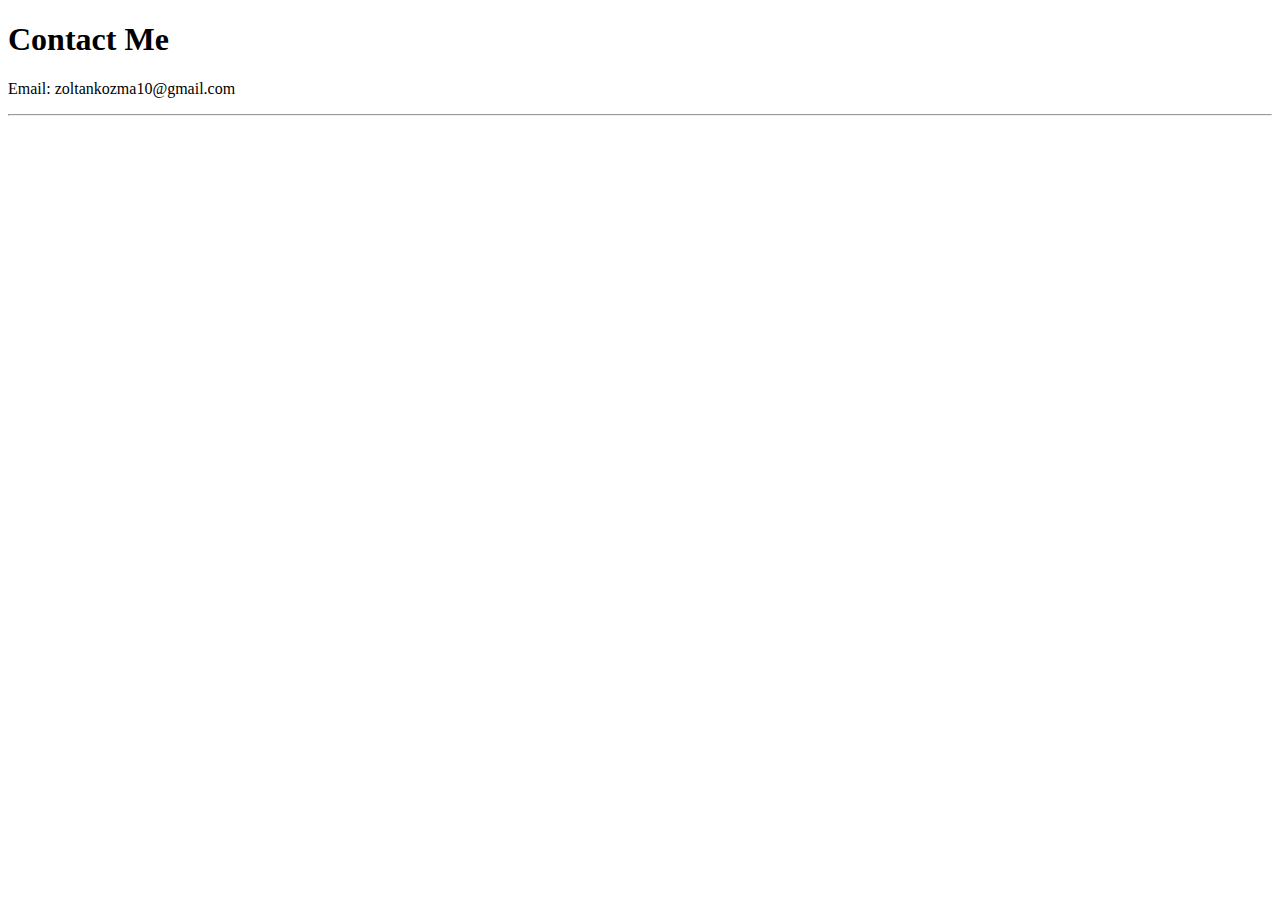
<file: assets/Contact.html>
<!DOCTYPE html>
<html lang="en">
<head>
    <meta charset="UTF-8">
    <meta name="viewport" content="width=device-width, initial-scale=1.0">
    <title>Contact Me</title>
</head>
<body>
    <h1>Contact Me</h1>
<p>Email: zoltankozma10@gmail.com</p>
<hr/>
</body>
</html>
</file>
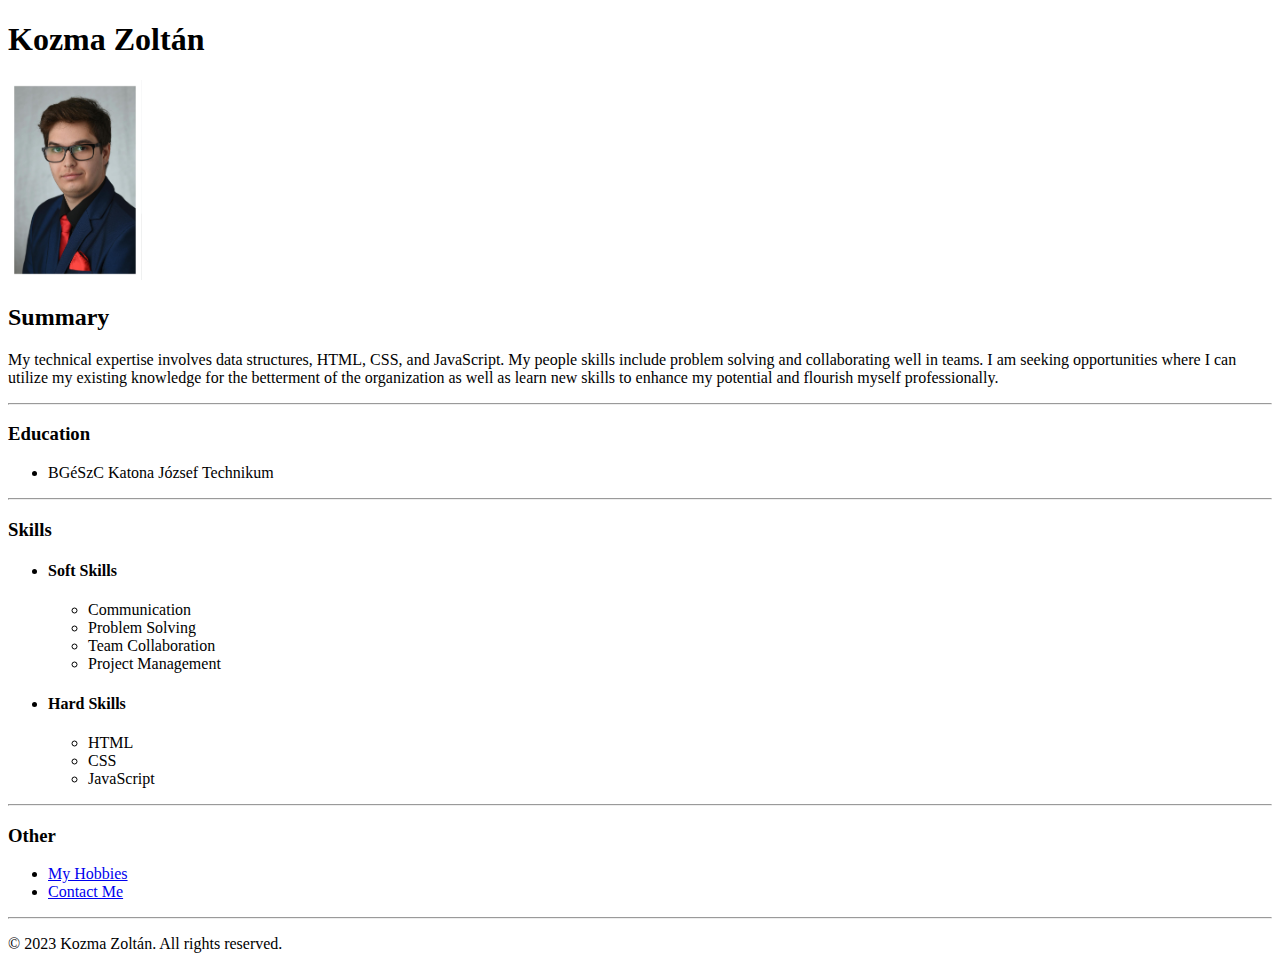
<file: assets/CV.html>
<!DOCTYPE html>
<html lang="en">
<head>
    <meta charset="UTF-8">
    <meta name="viewport" content="width=device-width, initial-scale=1.0">
    <title>My Resume</title>
</head>
<body>
    <h1>Kozma Zoltán</h1>
    <img src="./image/katd6583.jpg" height="200" alt="Image of myself"/>
    <h2>Summary</h2>
    <p>My technical expertise involves data structures, HTML, CSS, and JavaScript. My people skills include problem solving and collaborating well in teams. I am seeking opportunities where I can utilize my existing knowledge for the betterment of the organization as well as learn new skills to enhance my potential and flourish myself professionally.</p>
<hr/>
<h3>Education</h3>
<ul>
    <li>BGéSzC Katona József Technikum</li>
</ul>
<hr/>
<h3>Skills</h3>
<ul>
    <h4><li>Soft Skills</h4>
        <ul>
            <li>Communication</li>
            <li>Problem Solving</li>
            <li>Team Collaboration</li>
            <li>Project Management</li>
        </ul>
    </li>
    <h4><li>Hard Skills</h4>
        <ul>
            <li>HTML</li>
            <li>CSS</li>
            <li>JavaScript</li>
        </ul>
    </li>
</ul>
<hr/>
<h3>Other</h3>
<ul>
    <li><a href="Hobbies.html">My Hobbies</a></li>
    <li><a href="Contact.html">Contact Me</a></li>
</ul>
<hr/>
<footer>
    <p>© 2023 Kozma Zoltán. All rights reserved.</p>
</footer>
</body>
</html>
</file>
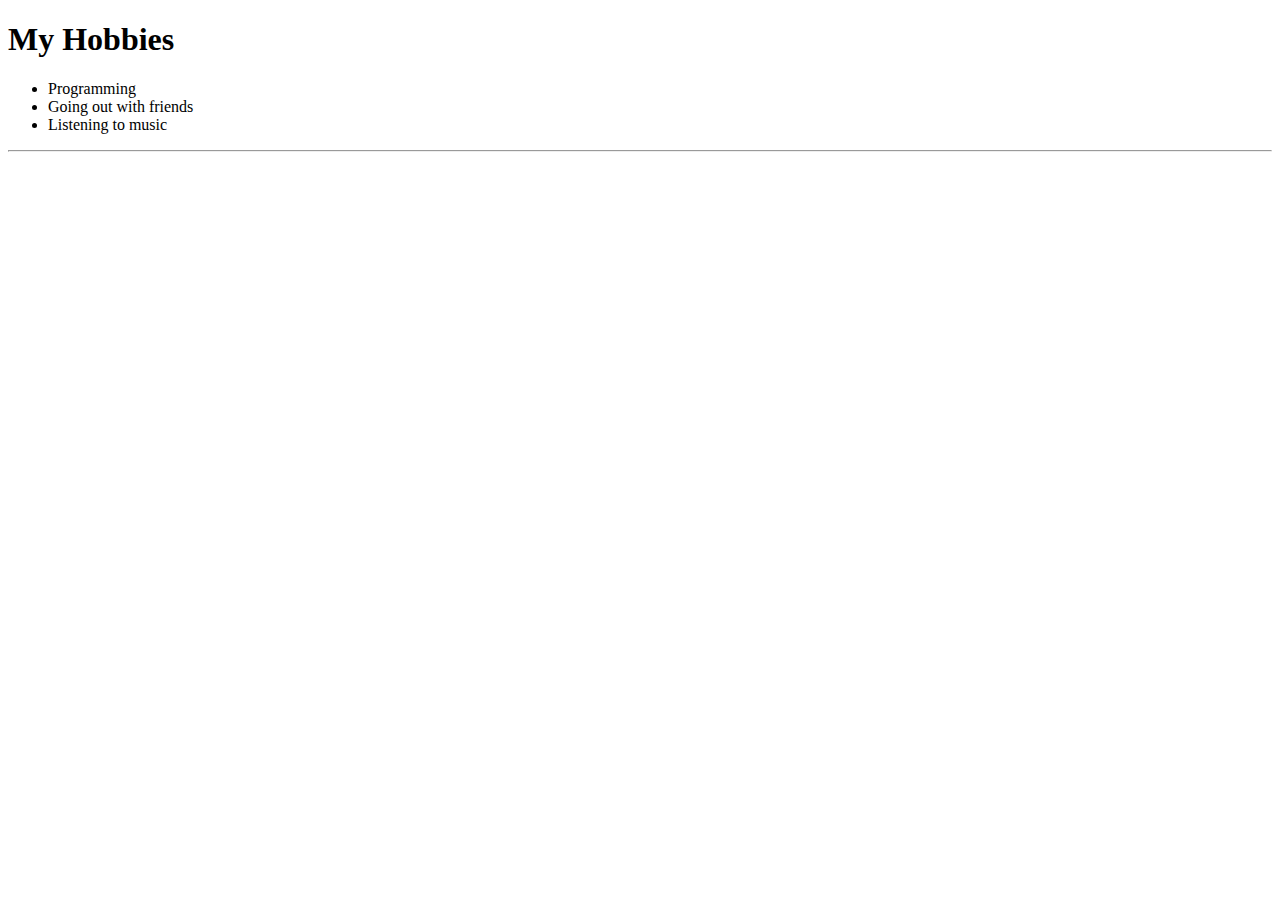
<file: assets/Hobbies.html>
<!DOCTYPE html>
<html lang="en">
<head>
    <meta charset="UTF-8">
    <meta name="viewport" content="width=device-width, initial-scale=1.0">
    <title>My Hobbies</title>
</head>
<body>
    <h1>My Hobbies</h1>
<ul>
    <li>Programming</li>
    <li>Going out with friends</li>
    <li>Listening to music</li>
</ul>
<hr/>
</body>
</html>
</file>
<file: style.css>
.gradient-background {
    background: linear-gradient(300deg, #00bfff, #ff4c68, #83ef72);
    background-size: 180% 180%;
    animation: gradient-animation 18s ease infinite;
    padding-top: 0px;
    margin-top: 0px;
  }
  
  @keyframes gradient-animation {
    0% {
      background-position: 0% 50%;
    }
    50% {
      background-position: 100% 50%;
    }
    100% {
      background-position: 0% 50%;
    }
  }
hr{
    border: 1px solid #66bfbf;
}
h1{
    color: #66bfbf;
    margin: 50px auto 0 auto;
    font-family: "Sacramento", cursive;
}
.introduction-p {
    font-family: "Montserrat", sans-serif;
    font-size: 2rem;
    font-weight: normal;
    padding-bottom: 10px;
}

.me{
    width: 160px;
    border-radius: 50%;
    border-color: #66bfbf;
    border-width: 10px;
    border-style: solid;
}
.typing{
    float: left;
}
.chilli-img {
    width: 50%;
    margin-left: 30px;
    float: left;
}
.parent {
    display: grid;
    grid-template-columns: 0.5fr 1fr;
    grid-template-rows: repeat(1, 1fr);
    width: 50%;
    margin: 100px auto 0 auto;
    text-align: left;
    row-gap: 2rem;
}
.containers.projects {
    height: auto;
  }
  .projects {
    display: block;
    margin: 30px;
    height: auto;
  }
  .project-table {
    display: grid;
    grid-template-columns: 1fr 1fr 1fr 1fr;
    grid-template-rows: auto;
    height: auto;
    gap: 1rem;
    margin: 30px;
  }
  .project {
    display: grid;
    grid-template-rows: 50px auto 100px;
    border: solid #00bfff 5px;
    border-radius: 10px;
    align-items: center;
    padding: 10px;
  }
  .project h4 {
    text-align: center;
    color: #66bfbf;
  }
  
  .project img {
    width: 100%;
    border: paleturquoise solid 5px;
  }

h3{
    color: #66bfbf;
}
.btn{
    background-color:#ff4c68;
    color: antiquewhite;
    font-size: 20px;
    font-weight: bold;
    font-family: 'Courier New', Courier, monospace;
    text-align: center;
}

p{
    font-size: 20px;
}
.skills{
    display: flex;
    flex-direction: column;
}

@media (max-width: 445px){
  .skills{
      display: block;
      flex-direction: row;
      width: 100%;
  }
  .parent{
      display:flex;
      flex-direction: column;
      width: 100%;
      align-items: center;
      justify-content: center;
      text-align: center;
  }
  .chilli-img {
      float: none;
      justify-content: center;
  }
  .cat{
      justify-content: center;
  }
  p{
  text-align: center;
  }
  .header{
  font-size: 20px;
  }
  .containers.projects {
      display: block;
    }
    .project-table {
      display: block;
      margin: 0;
    }
    div.project {
      margin: 20px;
  }
  .sizing{
    font-size: 15px;
    margin-top: 10px;
    padding-top: 10px;
    font-weight: bold;
  }
  .buttonplacement{
    display: inline-flex;
    justify-content: space-between;
    margin: 0px;
    padding: 2px;
    border-color: black;
  }
}
@media (min-width: 446px) and (max-width: 768px){
    .skills{
        display: block;
        flex-direction: row;
        width: 100%;
    }
    .parent{
        display:flex;
        flex-direction: column;
        width: 100%;
        align-items: center;
        justify-content: center;
        text-align: center;
    }
    .chilli-img {
        float: none;
        justify-content: center;
    }
    .cat{
        justify-content: center;
    }
    p{
    text-align: center;
    }
    .header{
    font-size: 20px;
    }
    .containers.projects {
        display: block;
      }
      .project-table {
        display: block;
        margin: 0;
      }
      div.project {
        margin: 20px;
    }
    .sizing{
      font-size: 15px;
      margin-top: 10px;
      padding-top: 10px;
      font-weight: bold;
    }
}

  @media (min-width: 769px) and (max-width: 1305px) {
    .skills{
        display: block;
        flex-direction: row;
        width: 100%;
    }
    .parent{
        display:flex;
        flex-direction: column;
        width: 100%;
        align-items: center;
        justify-content: center;
        text-align: center;
    }
    .chilli-img {
        float: none;
        justify-content: center;
    }
    .cat{
        justify-content: center;
    }
    p{
    text-align: center;
    }
      .container.projects {
        display: block;
      }
      .project-table {
        display: grid;
        grid-template-columns: 1fr 1fr;
      }
    }
</file>
<file: assets/Agency Project/style.css>
body {
  font-family: "Poppins", sans-serif;
  margin: 50px 50px 0 50px;
  background-color: #faf9f6;
  display: flex;
  flex-direction: column;
  min-height: 95vh;
}
.main {
  flex: 1;
}

h1 {
  font-size: 5rem;
}

footer {
  text-align: right;
  color: midnightblue;
}
div{
  display: inline-block;
}

.tile-image{
float: left;
width: 300px;
margin-right: 50px;
}
.left{
  float: left;
}
.right{
  float: right;
}
.card{
  width: 45%;
}
@media (max-width:680px) {
  .logo{
    width: 100px;
  }
  h1{
    font-size: 3.5rem;
    text-align: center;
  }
  .card{
    width: 100%;
    text-align: justify;
    display: block;
    margin-bottom: 30px;
  }
  .card img{
    margin-bottom:10px;
    width: 100%;
    display: inline;
    object-fit: cover;
  }
}
</file>
<file: assets/Tindog/css/style.css>
.gradient-background {
  background: linear-gradient(300deg, #E23E57,#C06C84, #17B978, #355C7D);
  background-size: 180% 180%;
  animation: gradient-animation 18s ease infinite;
}

@keyframes gradient-animation {
  0% {
    background-position: 0% 50%;
  }
  50% {
    background-position: 100% 50%;
  }
  100% {
    background-position: 0% 50%;
  }
}

.icon-square {
  width: 3rem;
  height: 3rem;
  border-radius: 0.75rem;
}

.profile-img {
  height: 100px;
  border-radius: 50%;
}
#footer{
  color: white;
}
</file>
